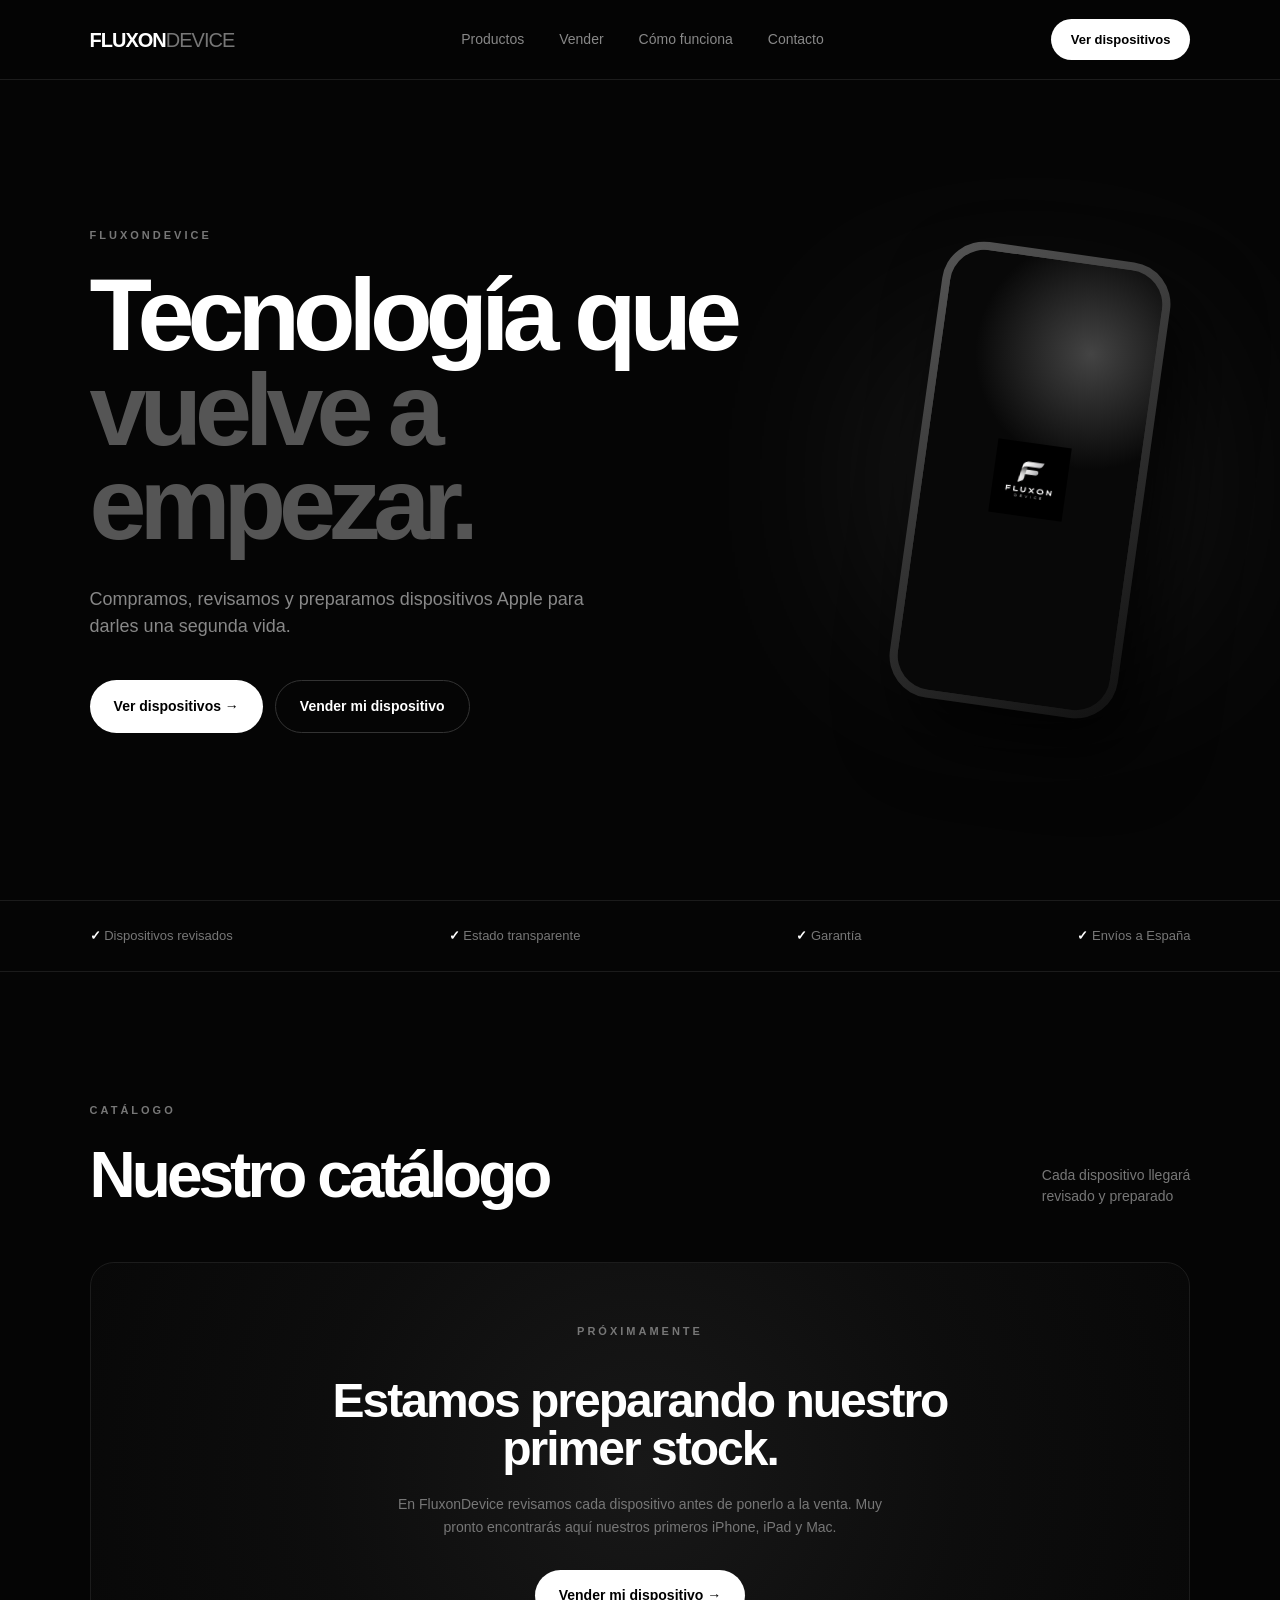
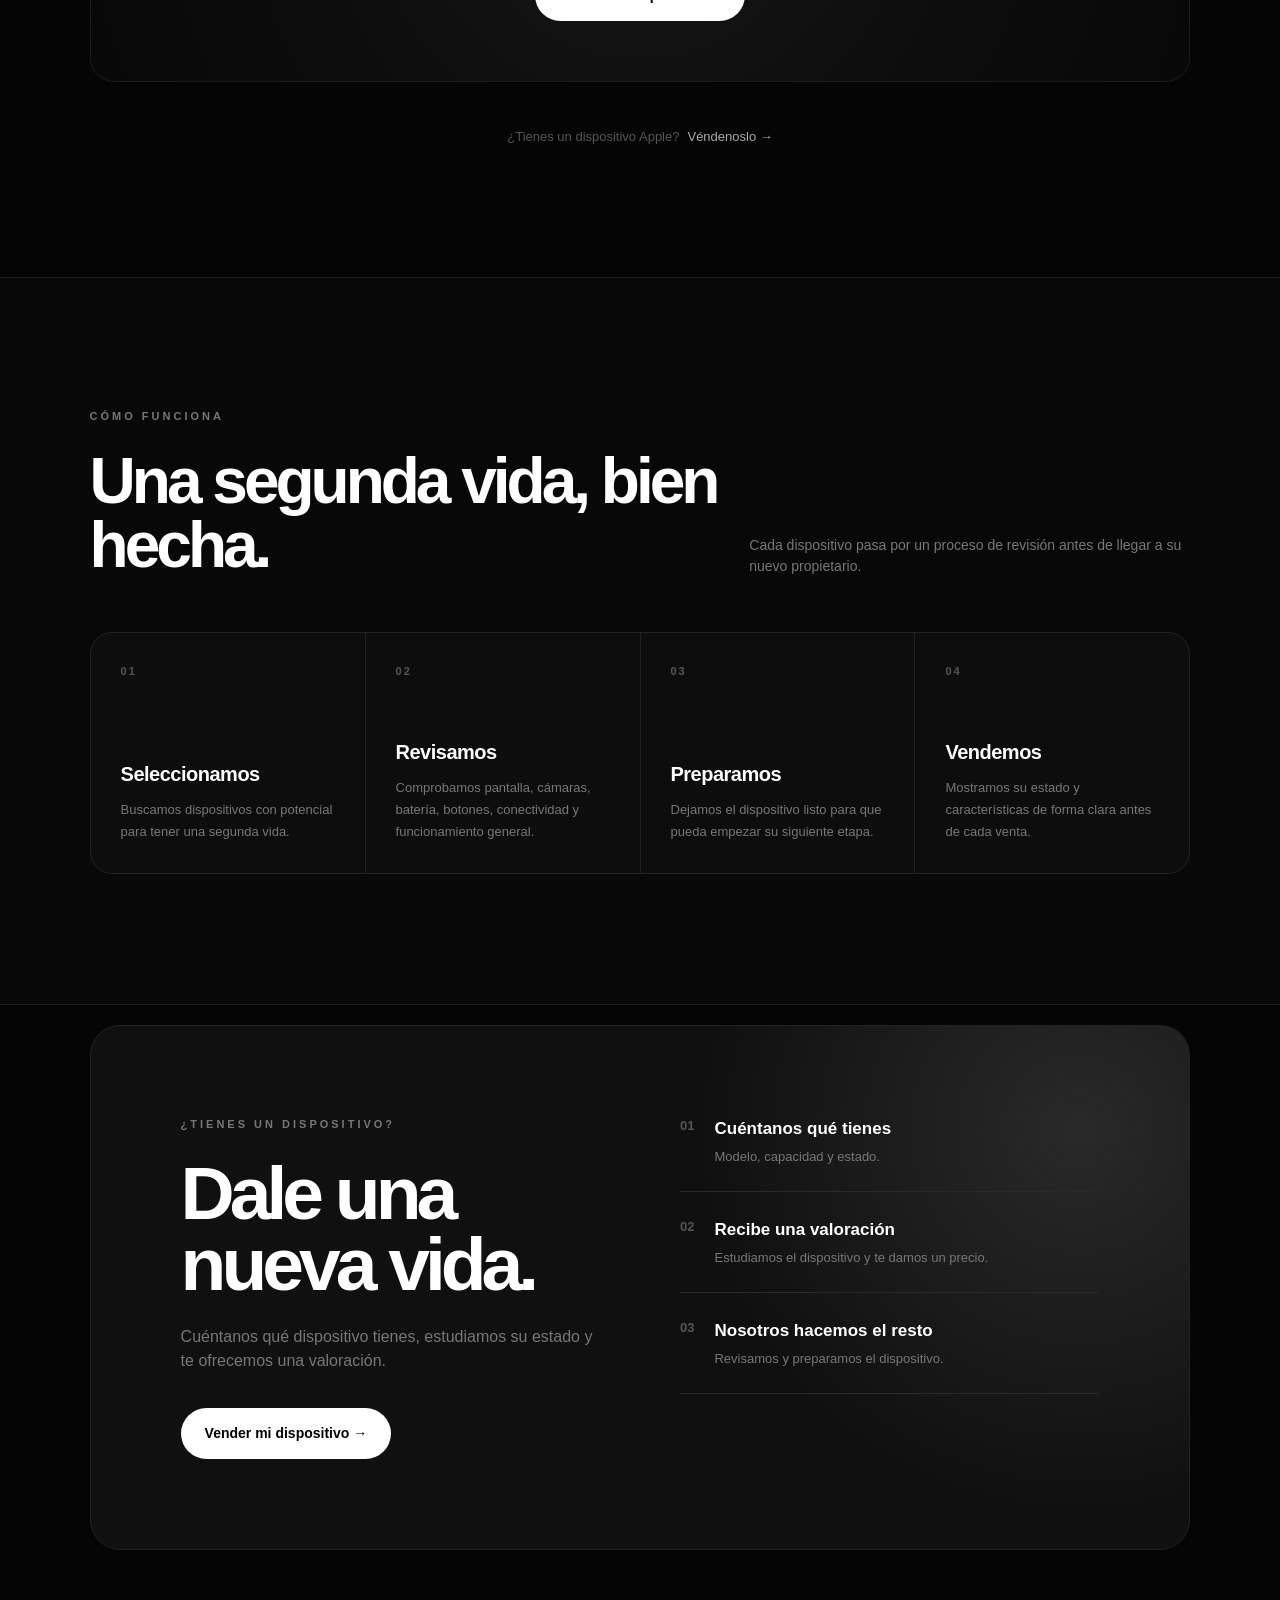
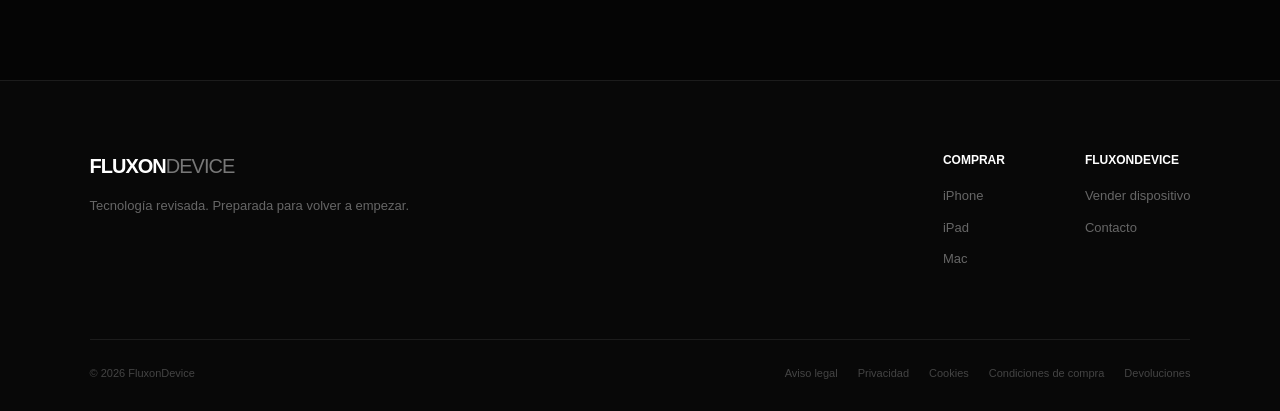
<file: index.html>
<!DOCTYPE html>
<html lang="es">

<head>

    <meta charset="UTF-8">

    <meta
        name="viewport"
        content="width=device-width, initial-scale=1.0"
    >
    <meta name="google-site-verification" content="EgMFn0u7k7xPq20bxCml26_UA4AIghUBOVD_tdFfuQQ" />
    <title>
    FluxonDevice | Dispositivos Apple revisados
    </title>

    <meta
        name="description"
        content="Dispositivos Apple revisados y preparados para una segunda vida. iPhone, iPad y Mac con estado transparente."
    >

    <link
        rel="icon"
        type="image/png"
        href="./assets/Logo.png"
    >

    <link
        rel="stylesheet"
        href="./css/style.css"
    >

</head>


<body>


    <!-- =========================
         NAVBAR
    ========================= -->

    <header>

        <a href="#" class="logo">
            FLUXON<span>DEVICE</span>
        </a>


        <nav>

            <a href="#productos">
                Productos
            </a>

            <a href="#vender">
                Vender
            </a>

            <a href="#como-funciona">
                Cómo funciona
            </a>

            <a href="mailto:ventas@fluxondevice.es">
                Contacto
            </a>

        </nav>


        <a
            href="#productos"
            class="nav-button"
        >
            Ver dispositivos
        </a>

    </header>



    <!-- =========================
         HERO
    ========================= -->

    <section class="hero">

        <div class="hero-text">

            <div class="small-title">
                FLUXONDEVICE
            </div>


            <h1>
                Tecnología que
                <span>vuelve a empezar.</span>
            </h1>


            <p>
                Compramos, revisamos y preparamos
                dispositivos Apple para darles una
                segunda vida.
            </p>


            <div class="buttons">

                <a
                    href="#productos"
                    class="button button-white"
                >
                    Ver dispositivos →
                </a>


                <a
                    href="#vender"
                    class="button button-dark"
                >
                    Vender mi dispositivo
                </a>

            </div>

        </div>



        <div class="phone-container">

            <div class="glow"></div>


            <div class="phone">

                <div class="phone-screen">

                    <div class="phone-logo">

                        <img
                            src="./assets/Logo.png"
                            alt="Logo de FluxonDevice"
                        >

                    </div>

                </div>

            </div>

        </div>

    </section>



    <!-- =========================
         TRUST
    ========================= -->

    <section class="trust">

        <div>
            <strong>✓</strong>
            Dispositivos revisados
        </div>


        <div>
            <strong>✓</strong>
            Estado transparente
        </div>


        <div>
            <strong>✓</strong>
            Garantía
        </div>


        <div>
            <strong>✓</strong>
            Envíos a España
        </div>

    </section>



    <!-- =========================
         PRODUCTOS
    ========================= -->

    <section
        class="products"
        id="productos"
    >

        <div class="section-header">

            <div>

                <div class="small-title">
                    CATÁLOGO
                </div>

                <h2>
                    Nuestro catálogo
                </h2>

            </div>

            <p>
                Cada dispositivo llegará<br>
                revisado y preparado
            </p>

        </div>
        <div class="catalog-empty">

    <div class="small-title">
        PRÓXIMAMENTE
    </div>

    <h3>
        Estamos preparando nuestro primer stock.
    </h3>

    <p>
        En FluxonDevice revisamos cada dispositivo
        antes de ponerlo a la venta.
        Muy pronto encontrarás aquí nuestros primeros
        iPhone, iPad y Mac.
    </p>

    <a
        href="#vender"
        class="button button-white"
    >
        Vender mi dispositivo →
    </a>

</div>
        <div class="catalog-footer">

    <p>
        ¿Tienes un dispositivo Apple?
    </p>

    <a href="#vender">
        Véndenoslo →
    </a>

</div>

    </section>



    <!-- =========================
         CÓMO FUNCIONA
    ========================= -->

    <section
        class="how-it-works"
        id="como-funciona"
    >

        <div class="section-header">

            <div>

                <div class="small-title">
                    CÓMO FUNCIONA
                </div>

                <h2>
                    Una segunda vida,
                    bien hecha.
                </h2>

            </div>

            <p>
                Cada dispositivo pasa por un proceso
                de revisión antes de llegar a su nuevo propietario.
            </p>

        </div>


        <div class="process-grid">

            <div class="process-step">

                <div class="process-number">
                    01
                </div>

                <div>

                    <h3>
                        Seleccionamos
                    </h3>

                    <p>
                        Buscamos dispositivos con potencial
                        para tener una segunda vida.
                    </p>

                </div>

            </div>


            <div class="process-step">

                <div class="process-number">
                    02
                </div>

                <div>

                    <h3>
                        Revisamos
                    </h3>

                    <p>
                        Comprobamos pantalla, cámaras,
                        batería, botones, conectividad y
                        funcionamiento general.
                    </p>

                </div>

            </div>


            <div class="process-step">

                <div class="process-number">
                    03
                </div>

                <div>

                    <h3>
                        Preparamos
                    </h3>

                    <p>
                        Dejamos el dispositivo listo para
                        que pueda empezar su siguiente etapa.
                    </p>

                </div>

            </div>


            <div class="process-step">

                <div class="process-number">
                    04
                </div>

                <div>

                    <h3>
                        Vendemos
                    </h3>

                    <p>
                        Mostramos su estado y características
                        de forma clara antes de cada venta.
                    </p>

                </div>

            </div>

        </div>

    </section>



    <!-- =========================
         VENDER
    ========================= -->

    <section
        class="sell"
        id="vender"
    >

        <div>

            <div class="small-title">
                ¿TIENES UN DISPOSITIVO?
            </div>


            <h2>
                Dale una
                nueva vida.
            </h2>


            <p class="sell-description">
                Cuéntanos qué dispositivo tienes,
                estudiamos su estado y te ofrecemos
                una valoración.
            </p>


            <a
                href="mailto:compras@fluxondevice.es"
                class="button button-white"
            >
                Vender mi dispositivo →
            </a>

        </div>



        <div class="steps">


            <div class="step">

                <div class="step-number">
                    01
                </div>

                <div>

                    <h3>
                        Cuéntanos qué tienes
                    </h3>

                    <p>
                        Modelo, capacidad y estado.
                    </p>

                </div>

            </div>



            <div class="step">

                <div class="step-number">
                    02
                </div>

                <div>

                    <h3>
                        Recibe una valoración
                    </h3>

                    <p>
                        Estudiamos el dispositivo
                        y te damos un precio.
                    </p>

                </div>

            </div>



            <div class="step">

                <div class="step-number">
                    03
                </div>

                <div>

                    <h3>
                        Nosotros hacemos el resto
                    </h3>

                    <p>
                        Revisamos y preparamos
                        el dispositivo.
                    </p>

                </div>

            </div>

        </div>

    </section>



    <!-- =========================
         FOOTER
    ========================= -->

    <footer id="contacto">

        <div class="footer-main">

            <div>

                <a href="#" class="logo">
                    FLUXON<span>DEVICE</span>
                </a>

                <p class="footer-description">
                    Tecnología revisada.
                    Preparada para volver a empezar.
                </p>

            </div>


            <div class="footer-links">

                <div class="footer-column">

                    <strong>
                        COMPRAR
                    </strong>

                    <a href="#productos">
                        iPhone
                    </a>

                    <a href="#productos">
                        iPad
                    </a>

                    <a href="#productos">
                        Mac
                    </a>

                </div>


                <div class="footer-column">

                    <strong>
                        FLUXONDEVICE
                    </strong>

                    <a href="#vender">
                        Vender dispositivo
                    </a>

                    <a href="mailto:ventas@fluxondevice.es">
                        Contacto
                    </a>

                </div>

            </div>

        </div>


        <div class="footer-bottom">

            <span>
                © 2026 FluxonDevice
            </span>


            <div class="footer-legal">

                <a href="aviso-legal.html">
                    Aviso legal
                </a>

                <a href="privacidad.html">
                    Privacidad
                </a>

                <a href="cookies.html">
                    Cookies
                </a>

                <a href="condiciones-compra.html">
                    Condiciones de compra
                </a>

                <a href="devoluciones.html">
                    Devoluciones
                </a>

            </div>

        </div>

    </footer>


</body>

</html>
</file>
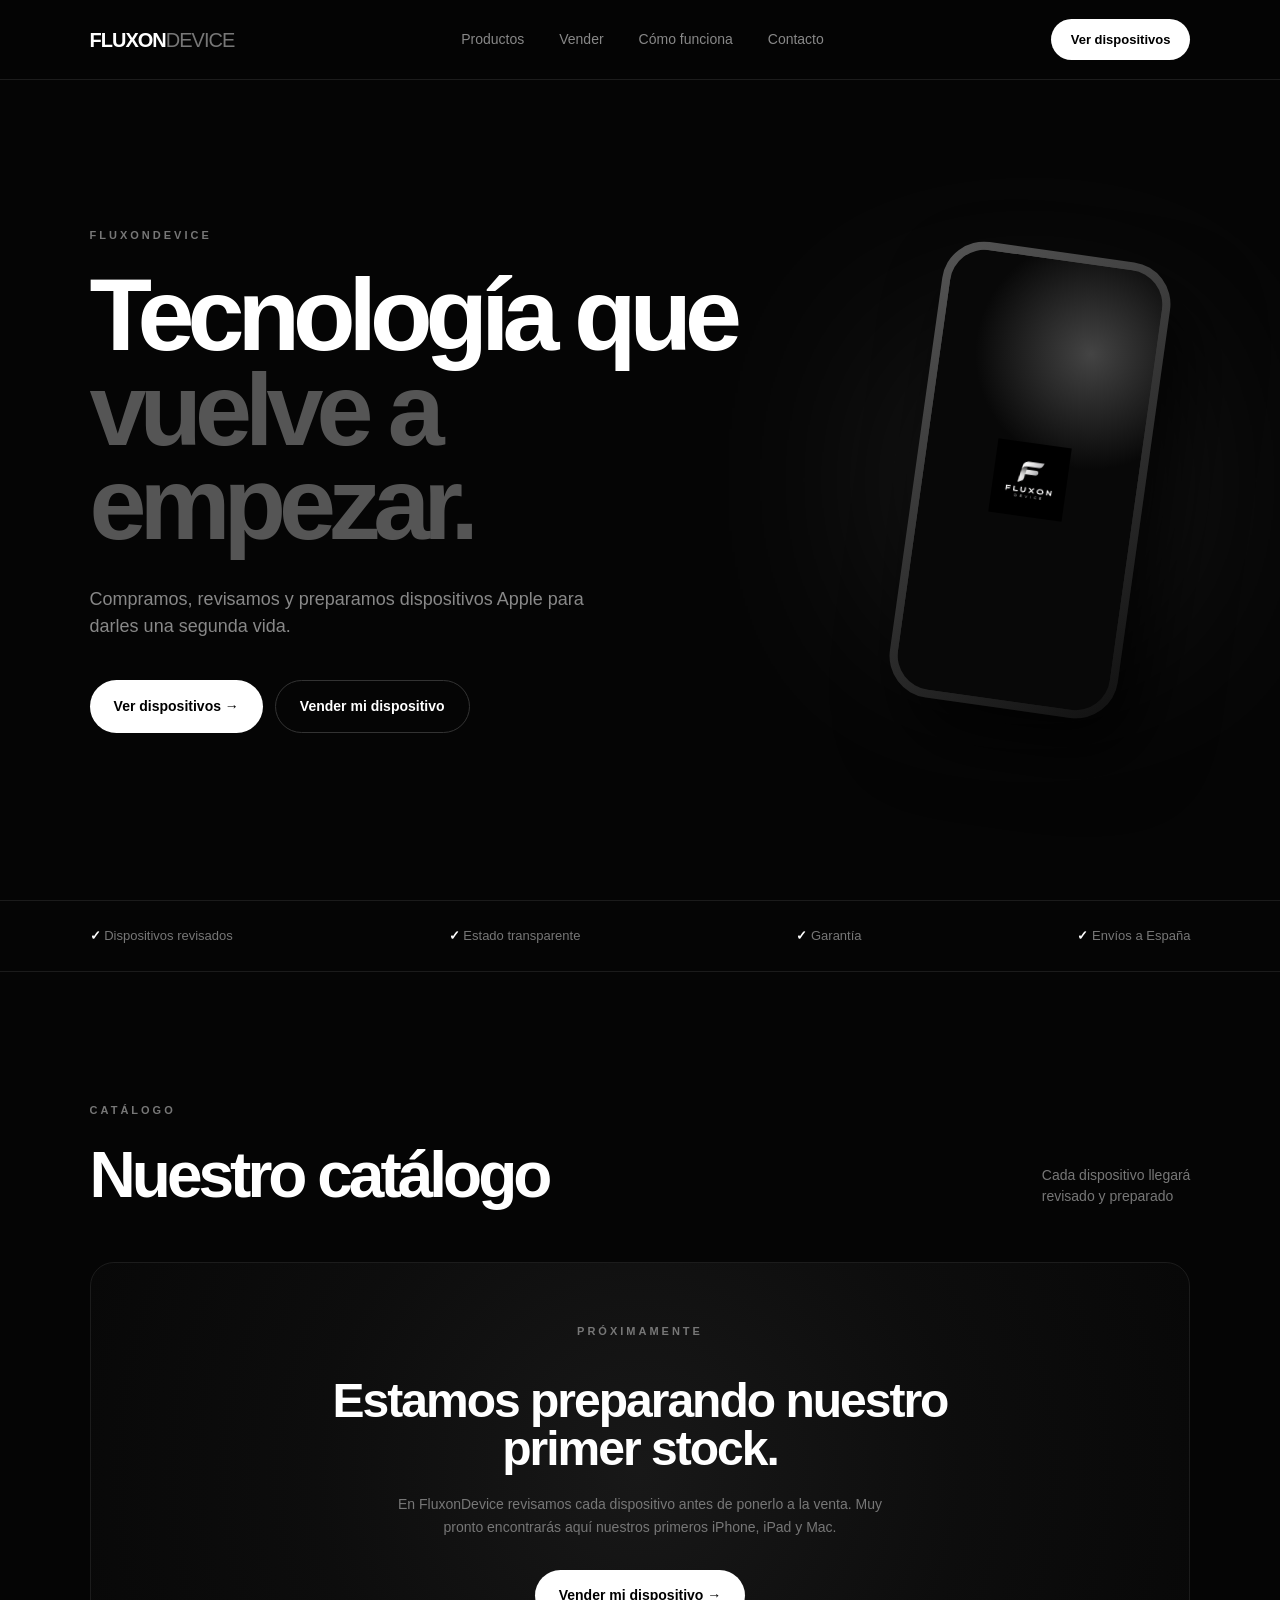
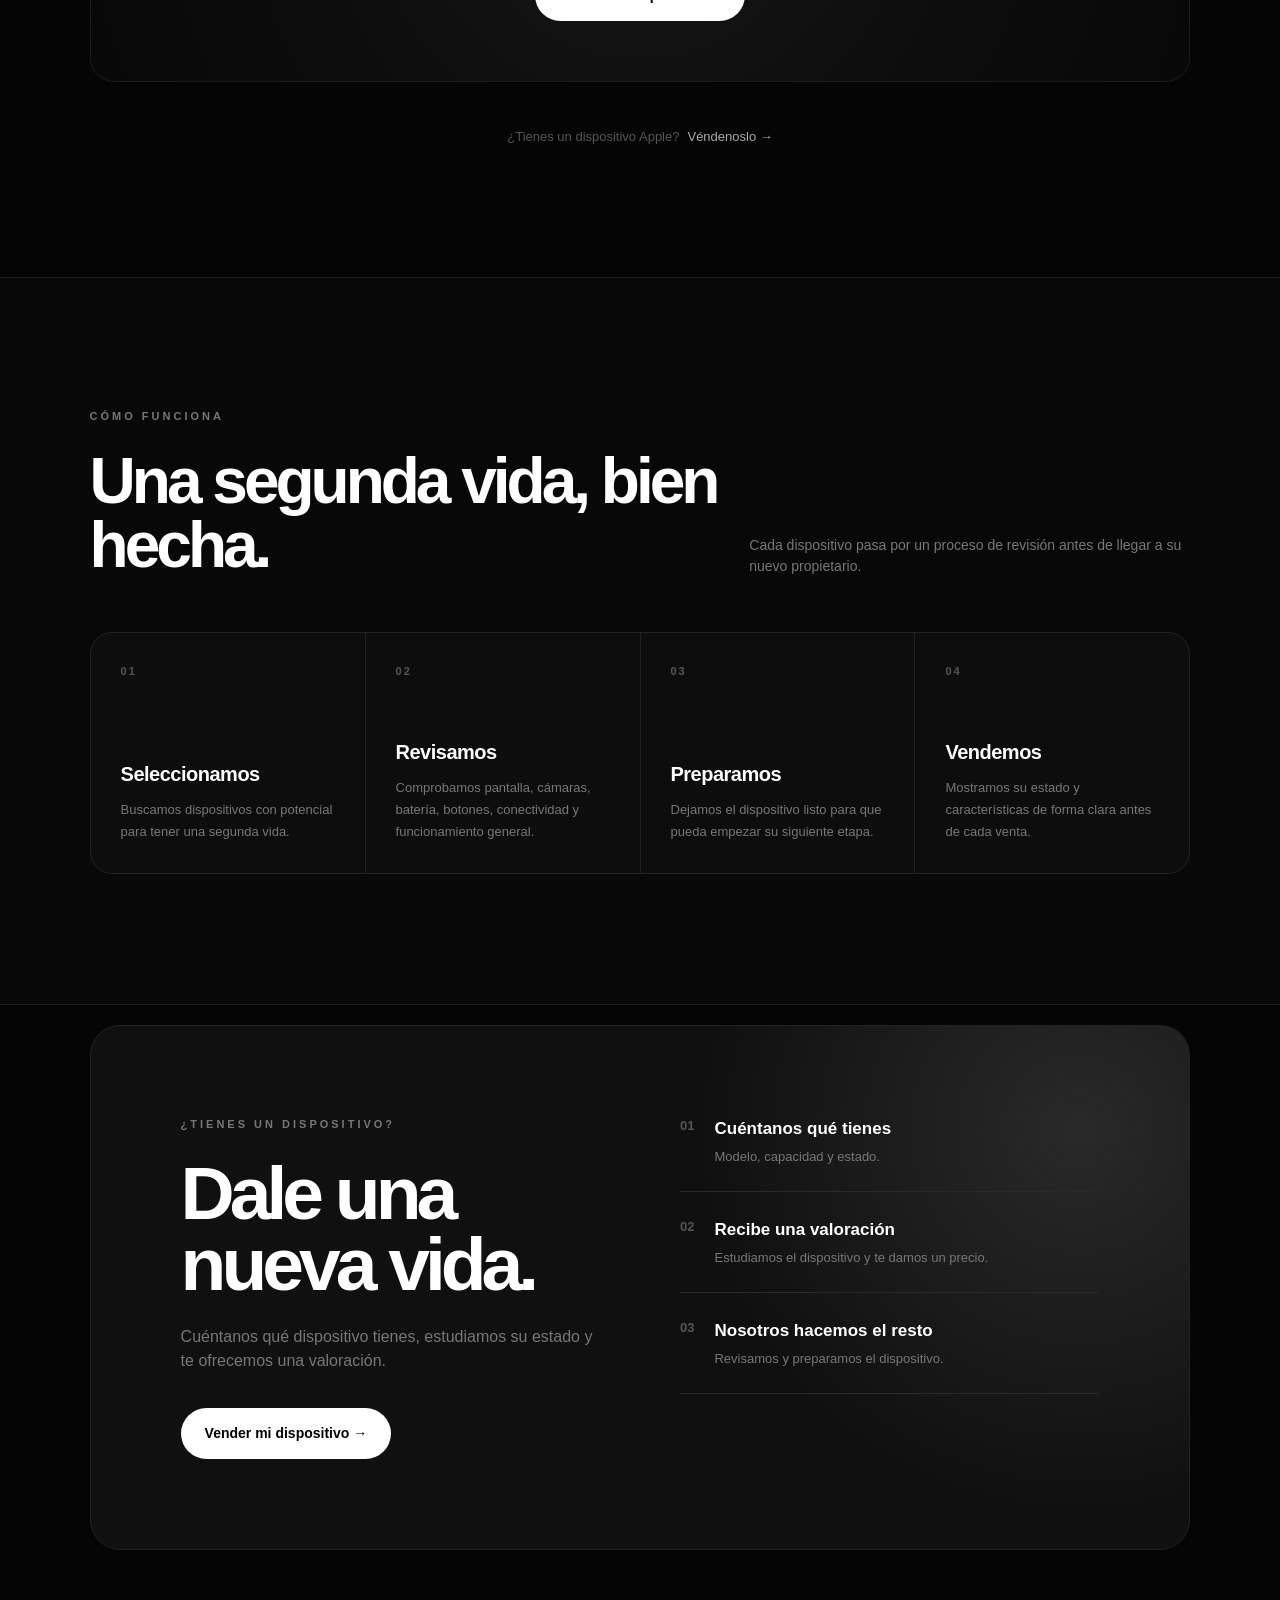
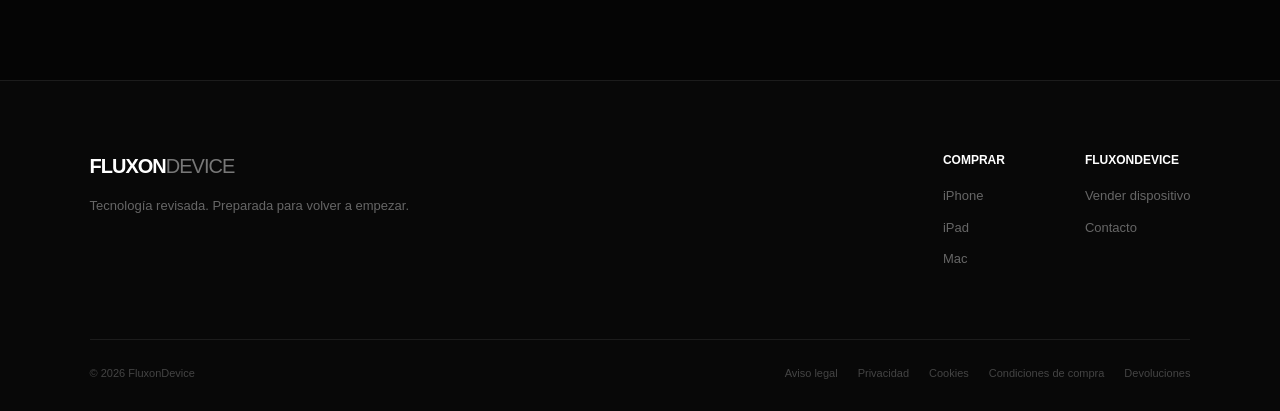
<file: producto.html>
<!DOCTYPE html>

<html lang="es">

<head>

    <meta charset="UTF-8">

    <meta
        name="viewport"
        content="width=device-width, initial-scale=1.0"
    >

    <title>FluxonDevice | Dispositivo revisado</title>

    <meta
        name="description"
        content="Dispositivo Apple revisado y preparado para una segunda vida. Consulta estado, batería, componentes y comprobaciones realizadas."
    >

    <link
        rel="icon"
        type="image/png"
        href="./assets/Logo.png"
    >

    <link
        rel="stylesheet"
        href="./css/style.css"
    >

</head>


<body>


    <!-- =========================
         NAVBAR
    ========================= -->

    <header>

        <a href="index.html" class="logo">
            FLUXON<span>DEVICE</span>
        </a>


        <nav>

            <a href="index.html#productos">
                Productos
            </a>

            <a href="index.html#vender">
                Vender
            </a>

            <a href="index.html#como-funciona">
                Cómo funciona
            </a>

            <a href="mailto:ventas@fluxondevice.es">Contacto</a>

        </nav>


        <a
            href="index.html#productos"
            class="nav-button"
        >
            Ver dispositivos
        </a>

    </header>



    <!-- =========================
         PRODUCTO
    ========================= -->

    <main class="product-page">


        <!-- =========================
             BREADCRUMB
        ========================= -->

        <div class="product-breadcrumb">

            <a href="index.html">
                Inicio
            </a>

            <span>/</span>

            <a href="index.html#productos">
                Productos
            </a>

            <span>/</span>

            <span id="product-breadcrumb">
                Producto
            </span>

        </div>



        <!-- =========================
             HERO DEL PRODUCTO
        ========================= -->

        <section class="product-detail">


            <!-- =========================
                 GALERÍA
            ========================= -->

            <div class="product-gallery">

                <div class="gallery-main">

                    <img
                        id="product-main-image"
                        src=""
                        alt=""
                    >

                </div>


                <div
                    class="gallery-thumbnails"
                    id="product-thumbnails"
                >
                </div>

            </div>



            <!-- =========================
                 INFORMACIÓN DE COMPRA
            ========================= -->

            <div class="product-page-info">


                <div class="product-page-category">
                    IPHONE
                </div>


                <h1 id="product-name">
                    Producto
                </h1>


                <p
                    class="product-page-subtitle"
                    id="product-subtitle"
                >
                    -
                </p>


                <!-- PRECIO -->

                <div
                    class="product-page-price"
                    id="product-price"
                >
                    -
                </div>


                <!-- DISPONIBILIDAD -->

                <div class="product-status">

                    <span class="status-dot"></span>

                    <span id="product-availability">
                        Disponible
                    </span>

                </div>



                <!-- ESTADO -->

                <div class="condition-box">

                    <div class="condition-header">

                        <span>
                            ESTADO
                        </span>

                        <strong id="product-condition">
                            -
                        </strong>

                    </div>


                    <p id="product-condition-description">
                        -
                    </p>

                </div>



                <!-- DATOS CLAVE -->

                <div class="product-key-details">


                    <div class="key-detail">

                        <span>
                            Capacidad
                        </span>

                        <strong id="product-capacity">
                            -
                        </strong>

                    </div>


                    <div class="key-detail">

                        <span>
                            Batería
                        </span>

                        <strong id="product-battery">
                            -
                        </strong>

                    </div>


                    <div class="key-detail">

                        <span>
                            Color
                        </span>

                        <strong id="product-color">
                            -
                        </strong>

                    </div>


                    <div class="key-detail">

                        <span>
                            Estado
                        </span>

                        <strong id="product-state">
                            -
                        </strong>

                    </div>


                </div>



                <!-- COMPRA -->

                <div class="purchase">

                    <a
                        href="mailto:ventas@fluxondevice.es"
                        class="purchase-button"
                    >
                        Comprar dispositivo
                    </a>


                    <p>
                        Te confirmaremos disponibilidad
                        y condiciones antes de realizar
                        el pago.
                    </p>

                </div>


            </div>

        </section>



        <!-- =========================
             RESUMEN DE CONFIANZA
        ========================= -->

        <section class="product-trust">


            <div class="trust-item">

                <div class="trust-icon">
                    ✓
                </div>

                <div>

                    <strong>
                        Revisado
                    </strong>

                    <p>
                        Comprobamos el funcionamiento
                        antes de cada venta.
                    </p>

                </div>

            </div>


            <div class="trust-item">

                <div class="trust-icon">
                    ✓
                </div>

                <div>

                    <strong>
                        Estado transparente
                    </strong>

                    <p>
                        Mostramos el estado real
                        del dispositivo.
                    </p>

                </div>

            </div>


            <div class="trust-item">

                <div class="trust-icon">
                    ✓
                </div>

                <div>

                    <strong>
                        Garantía
                    </strong>

                    <p>
                        Compra con las condiciones
                        indicadas por FluxonDevice.
                    </p>

                </div>

            </div>


            <div class="trust-item">

                <div class="trust-icon">
                    ✓
                </div>

                <div>

                    <strong>
                        Envíos
                    </strong>

                    <p>
                        Preparamos el dispositivo
                        para enviarlo de forma segura.
                    </p>

                </div>

            </div>


        </section>



        <!-- =========================
             ESTADO FÍSICO
        ========================= -->

        <section class="product-section">

            <div class="section-heading">

                <span>
                    ESTADO DEL DISPOSITIVO
                </span>

                <h2>
                    Así está físicamente
                </h2>

                <p>
                    Describimos el estado real de cada
                    parte del dispositivo para que sepas
                    exactamente qué estás comprando.
                </p>

            </div>


            <div class="condition-details">


                <div class="condition-detail">

                    <span>
                        PANTALLA
                    </span>

                    <strong id="product-screen-condition">
                        -
                    </strong>

                </div>


                <div class="condition-detail">

                    <span>
                        MARCO
                    </span>

                    <strong id="product-frame-condition">
                        -
                    </strong>

                </div>


                <div class="condition-detail">

                    <span>
                        PARTE TRASERA
                    </span>

                    <strong id="product-back-condition">
                        -
                    </strong>

                </div>


            </div>

        </section>



        <!-- =========================
             PRUEBAS
        ========================= -->

        <section class="product-section">


            <div class="section-heading">

                <span>
                    REVISIÓN FLUXONDEVICE
                </span>

                <h2>
                    Comprobado antes de venderlo
                </h2>

                <p>
                    Realizamos diferentes comprobaciones
                    para asegurarnos de que el dispositivo
                    funciona correctamente.
                </p>

            </div>


            <div class="tests-grid">


                <div
                    class="test"
                    id="test-screen"
                >
                    <span>✓</span>
                    Pantalla táctil
                </div>


                <div
                    class="test"
                    id="test-cameras"
                >
                    <span>✓</span>
                    Cámaras
                </div>


                <div
                    class="test"
                    id="test-faceid"
                >
                    <span>✓</span>
                    Face ID
                </div>


                <div
                    class="test"
                    id="test-speakers"
                >
                    <span>✓</span>
                    Altavoces
                </div>


                <div
                    class="test"
                    id="test-microphones"
                >
                    <span>✓</span>
                    Micrófonos
                </div>


                <div
                    class="test"
                    id="test-buttons"
                >
                    <span>✓</span>
                    Botones
                </div>


                <div
                    class="test"
                    id="test-charging"
                >
                    <span>✓</span>
                    Carga
                </div>


                <div
                    class="test"
                    id="test-wifi"
                >
                    <span>✓</span>
                    Wi-Fi
                </div>


                <div
                    class="test"
                    id="test-bluetooth"
                >
                    <span>✓</span>
                    Bluetooth
                </div>


            </div>

        </section>



        <!-- =========================
             COMPONENTES
        ========================= -->

        <section class="product-section">


            <div class="section-heading">

                <span>
                    COMPONENTES
                </span>

                <h2>
                    Historial de piezas
                </h2>

                <p>
                    Indicamos qué piezas conocemos
                    y su procedencia.
                </p>

            </div>


            <div class="parts-grid">


                <div class="part">

                    <span>
                        BATERÍA
                    </span>

                    <strong id="part-battery">
                        -
                    </strong>

                </div>


                <div class="part">

                    <span>
                        PANTALLA
                    </span>

                    <strong id="part-screen">
                        -
                    </strong>

                </div>


                <div class="part">

                    <span>
                        CÁMARA
                    </span>

                    <strong id="part-camera">
                        -
                    </strong>

                </div>


            </div>

        </section>



        <!-- =========================
             DESCRIPCIÓN
        ========================= -->

        <section class="product-description-section">


            <div>

                <div class="small-title">
                    SOBRE ESTE DISPOSITIVO
                </div>

                <h2>
                    Revisado.
                    Preparado.
                    Para volver a empezar.
                </h2>

            </div>


            <div class="long-description">

                <p id="product-description">
                    -
                </p>


                <p>
                    Comprobamos sus principales
                    componentes y funciones para
                    asegurarnos de que el dispositivo
                    está preparado para su nuevo dueño.
                </p>


                <p>
                    Todos nuestros dispositivos se
                    venden indicando de forma clara
                    su modelo, capacidad, estado y
                    características relevantes.
                </p>

            </div>

        </section>



        <!-- =========================
             VOLVER AL CATÁLOGO
        ========================= -->

        <div class="back-to-products">

            <a href="index.html#productos">
                ← Volver al catálogo
            </a>

        </div>


    </main>



    <!-- =========================
         FOOTER
    ========================= -->

    <footer id="contacto">


        <div class="footer-main">


            <div>

                <a
                    href="index.html"
                    class="logo"
                >
                    FLUXON<span>DEVICE</span>
                </a>


                <p class="footer-description">
                    Tecnología revisada.
                    Preparada para volver a empezar.
                </p>

            </div>


            <div class="footer-links">


                <div class="footer-column">

                    <strong>
                        COMPRAR
                    </strong>

                    <a href="index.html#productos">
                        iPhone
                    </a>

                    <a href="index.html#productos">
                        iPad
                    </a>

                    <a href="index.html#productos">
                        Mac
                    </a>

                </div>


                <div class="footer-column">

                    <strong>
                        FLUXONDEVICE
                    </strong>

                    <a href="index.html#vender">
                        Vender dispositivo
                    </a>

                    <a href="#contacto">
                        Contacto
                    </a>

                </div>


            </div>

        </div>


        <div class="footer-bottom">

            <span>
                © 2026 FluxonDevice
            </span>

            <span>
                Tecnología que vuelve a empezar.
            </span>

        </div>


    </footer>



    <!-- =========================
         JAVASCRIPT
    ========================= -->

    <script src="./js/producto.js"></script>


</body>

</html>
</file>
<file: css/style.css>
/* =========================================================
   RESET
========================================================= */

* {
    margin: 0;
    padding: 0;
    box-sizing: border-box;
}

html {
    scroll-behavior: smooth;
}

body {
    background: #050505;
    color: #ffffff;

    font-family:
        -apple-system,
        BlinkMacSystemFont,
        "Segoe UI",
        sans-serif;

    line-height: 1.5;
}

a {
    color: inherit;
    text-decoration: none;
}


/* =========================================================
   NAVBAR
========================================================= */

header {
    width: 100%;
    height: 80px;

    position: fixed;
    top: 0;
    left: 0;

    z-index: 1000;

    display: flex;
    align-items: center;
    justify-content: space-between;

    padding: 0 7%;

    background: rgba(5, 5, 5, 0.75);

    backdrop-filter: blur(20px);

    border-bottom: 1px solid #1c1c1c;
}

.logo {
    font-size: 20px;
    font-weight: 800;
    letter-spacing: -1px;
}

.logo span {
    color: #777;
    font-weight: 400;
}

nav {
    display: flex;
    gap: 35px;
}

nav a {
    color: #888;
    font-size: 14px;

    transition: color 0.2s ease;
}

nav a:hover {
    color: white;
}

.nav-button {
    background: white;
    color: black;

    padding: 11px 20px;

    border-radius: 100px;

    font-size: 13px;
    font-weight: 600;

    transition: 0.25s ease;
}

.nav-button:hover {
    transform: translateY(-2px);
}


/* =========================================================
   HERO
========================================================= */

.hero {
    min-height: 100vh;

    padding: 160px 7% 100px;

    display: flex;
    align-items: center;
    justify-content: space-between;

    gap: 80px;

    overflow: hidden;
}

.hero-text {
    max-width: 700px;
}

.small-title {
    color: #777;

    font-size: 11px;
    font-weight: 700;

    letter-spacing: 3px;

    margin-bottom: 25px;
}

.hero h1 {
    font-size: clamp(55px, 8vw, 105px);

    line-height: 0.92;

    letter-spacing: -7px;

    margin-bottom: 35px;
}

.hero h1 span {
    color: #555;
}

.hero p {
    max-width: 520px;

    color: #888;

    font-size: 18px;

    margin-bottom: 40px;
}

.buttons {
    display: flex;
    gap: 12px;
}

.button {
    display: inline-flex;

    align-items: center;
    justify-content: center;

    padding: 15px 24px;

    border-radius: 100px;

    font-size: 14px;
    font-weight: 600;

    transition: 0.25s ease;
}

.button-white {
    background: white;
    color: black;
}

.button-white:hover {
    transform: translateY(-3px);
}

.button-dark {
    border: 1px solid #333;
    color: white;
}

.button-dark:hover {
    background: #151515;
}


/* =========================================================
   HERO PHONE
========================================================= */

.phone-container {
    width: 420px;
    height: 520px;

    display: flex;
    align-items: center;
    justify-content: center;

    position: relative;
}

.glow {
    width: 300px;
    height: 300px;

    position: absolute;

    background: #ffffff;

    opacity: 0.08;

    filter: blur(100px);
}

.phone {
    width: 230px;
    height: 460px;

    position: relative;

    padding: 8px;

    border-radius: 42px;

    background: linear-gradient(
        135deg,
        #555555,
        #111111
    );

    box-shadow:
        25px 35px 70px rgba(0, 0, 0, 0.8);

    transform: rotate(8deg);
}

.phone-screen {
    width: 100%;
    height: 100%;

    border-radius: 35px;

    background:
        radial-gradient(
            circle at 70% 20%,
            #444,
            transparent 30%
        ),
        #080808;

    display: flex;
    align-items: center;
    justify-content: center;
}

.phone-logo {
    width: 102px;
    height: 102px;
    border-radius: 24px;
    display: flex;
    align-items: center;
    justify-content: center;

    overflow: hidden;

    padding: 14px;
}

.phone-logo img {
    width: 100%;
    height: 100%;

    object-fit: contain;

    display: block;
}


/* =========================================================
   HOME TRUST
========================================================= */

.trust {
    padding: 25px 7%;

    border-top: 1px solid #1b1b1b;
    border-bottom: 1px solid #1b1b1b;

    display: flex;
    justify-content: space-between;

    color: #777;

    font-size: 13px;
}

.trust strong {
    color: white;
}


/* =========================================================
   PRODUCTS / CATALOG
========================================================= */

.products {
    padding: 130px 7%;
}

.section-header {
    display: flex;
    justify-content: space-between;
    align-items: end;

    margin-bottom: 55px;
}

.section-header h2 {
    font-size: clamp(40px, 5vw, 65px);

    letter-spacing: -4px;

    line-height: 1;
}

.section-header p {
    color: #777;

    font-size: 14px;
}

.product-grid {
    display: grid;

    grid-template-columns:
        repeat(3, 1fr);

    gap: 20px;
}

.product-link {
    display: block;
    height: 100%;
}

.product {
    background: #0d0d0d;

    border: 1px solid #1c1c1c;

    border-radius: 24px;

    overflow: hidden;

    cursor: pointer;

    transition: 0.3s ease;
}

.product:hover {
    transform: translateY(-8px);

    border-color: #333;

    box-shadow:
        0 25px 70px rgba(0, 0, 0, 0.35);
}


/* PRODUCT IMAGE */

.product-image {
    height: 390px;

    position: relative;

    display: flex;
    align-items: center;
    justify-content: center;

    overflow: hidden;

    background:
        radial-gradient(
            circle at center,
            #292929 0%,
            #111111 45%,
            #080808 75%
        );
}

.product-image::before {
    content: "";

    position: absolute;

    width: 220px;
    height: 220px;

    border-radius: 50%;

    background: white;

    opacity: 0.035;

    filter: blur(70px);

    transition: 0.4s ease;
}

.product:hover .product-image::before {
    opacity: 0.08;
    transform: scale(1.3);
}


/* BADGE */

.product-badge {
    position: absolute;

    top: 20px;
    left: 20px;

    z-index: 5;

    padding: 7px 11px;

    border-radius: 100px;

    background: white;
    color: black;

    font-size: 9px;
    font-weight: 800;

    letter-spacing: 1px;
}


/* MINI PHONE */

.mini-phone {
    width: 145px;
    height: 285px;

    position: relative;

    border-radius: 30px;

    background:
        linear-gradient(
            135deg,
            #666,
            #222 45%,
            #0c0c0c
        );

    border: 2px solid #444;

    box-shadow:
        25px 35px 70px rgba(0, 0, 0, 0.8);

    transform: rotate(7deg);

    transition:
        transform 0.45s ease,
        box-shadow 0.45s ease;
}

.product:hover .mini-phone {
    transform:
        rotate(3deg)
        translateY(-10px)
        scale(1.04);

    box-shadow:
        25px 45px 90px rgba(0, 0, 0, 0.9);
}

.mini-phone-screen {
    position: absolute;

    inset: 5px;

    border-radius: 25px;

    overflow: hidden;

    background:
        radial-gradient(
            circle at 30% 20%,
            #444,
            transparent 25%
        ),
        radial-gradient(
            circle at 70% 80%,
            #222,
            transparent 35%
        ),
        #050505;
}

.mini-phone-screen::before {
    content: "";

    position: absolute;

    width: 65px;
    height: 5px;

    top: 9px;
    left: 50%;

    transform: translateX(-50%);

    border-radius: 100px;

    background: #000;
}


/* CAMERAS */

.mini-camera {
    position: absolute;

    top: 14px;
    left: 14px;

    width: 55px;
    height: 55px;

    padding: 6px;

    display: grid;

    grid-template-columns:
        repeat(2, 1fr);

    gap: 5px;

    border-radius: 16px;

    background:
        linear-gradient(
            135deg,
            #444,
            #171717
        );

    border: 1px solid #555;
}

.mini-camera span {
    width: 17px;
    height: 17px;

    border-radius: 50%;

    background:
        radial-gradient(
            circle at 35% 30%,
            #777,
            #111 55%
        );

    border: 2px solid #222;
}


/* PHONE VARIANTS */

.phone-15-pro {
    background:
        linear-gradient(
            135deg,
            #777,
            #333 40%,
            #111
        );
}

.phone-14 {
    background:
        linear-gradient(
            135deg,
            #555,
            #202020 50%,
            #090909
        );

    transform: rotate(-6deg);
}

.product:hover .phone-14 {
    transform:
        rotate(-2deg)
        translateY(-10px)
        scale(1.04);
}

.phone-13 {
    background:
        linear-gradient(
            135deg,
            #355066,
            #172735 50%,
            #080808
        );

    transform: rotate(5deg);
}

.product:hover .phone-13 {
    transform:
        rotate(1deg)
        translateY(-10px)
        scale(1.04);
}


/* PRODUCT INFO */

.product-info {
    padding: 27px;
}

.product-top {
    display: flex;

    align-items: center;
    justify-content: space-between;

    margin-bottom: 8px;
}

.category {
    color: #555;

    font-size: 10px;
    font-weight: 700;

    letter-spacing: 2px;
}

.condition {
    color: #aaa;

    background: #181818;

    border: 1px solid #252525;

    padding: 6px 10px;

    border-radius: 100px;

    font-size: 9px;
    font-weight: 600;
}

.product h3 {
    font-size: 24px;

    letter-spacing: -0.7px;

    margin-bottom: 5px;
}

.product-description {
    color: #777;

    font-size: 13px;
}

.product-details {
    display: flex;

    gap: 20px;

    margin-top: 20px;

    padding-top: 17px;

    border-top: 1px solid #202020;

    color: #666;

    font-size: 11px;
}

.product-details span {
    display: flex;
    gap: 5px;
}

.product-details strong {
    color: #aaa;

    font-weight: 600;
}

.price-row {
    margin-top: 24px;

    padding-top: 20px;

    border-top: 1px solid #202020;

    display: flex;

    align-items: center;
    justify-content: space-between;
}

.price {
    font-size: 22px;
    font-weight: 700;
}

.view-product {
    color: #888;

    font-size: 11px;

    transition: 0.25s ease;
}

.product:hover .view-product {
    color: white;
    transform: translateX(4px);
}

.catalog-footer {
    display: flex;

    align-items: center;
    justify-content: center;

    gap: 8px;

    margin-top: 45px;

    color: #555;

    font-size: 13px;
}

.catalog-footer a {
    color: #aaa;

    transition: 0.25s ease;
}

.catalog-footer a:hover {
    color: white;
}
/* =========================================================
   EMPTY CATALOG
========================================================= */

.catalog-empty {
    min-height: 360px;
    display: flex;
    flex-direction: column;
    align-items: center;
    justify-content: center;
    padding: 60px 30px;
    text-align: center;
    border: 1px solid #1c1c1c;
    border-radius: 24px;
    background:
        radial-gradient(
            circle at center,
            #181818 0%,
            #0d0d0d 55%,
            #080808 100%
        );
}

.catalog-empty h3 {
    max-width: 650px;
    margin-top: 12px;
    font-size: clamp(30px, 4vw, 48px);
    line-height: 1;
    letter-spacing: -2px;
}

.catalog-empty p {
    max-width: 520px;
    margin: 20px auto 30px;
    color: #777;
    font-size: 14px;
    line-height: 1.7;
}
/* =========================================================
   HOW IT WORKS
========================================================= */

.how-it-works {
    padding: 130px 7%;

    border-top: 1px solid #1b1b1b;
    border-bottom: 1px solid #1b1b1b;

    background: #080808;
}

.process-grid {
    display: grid;

    grid-template-columns:
        repeat(4, 1fr);

    gap: 1px;

    background: #222;

    border: 1px solid #222;

    border-radius: 22px;

    overflow: hidden;
}

.process-step {
    min-height: 240px;

    display: flex;

    flex-direction: column;

    justify-content: space-between;

    padding: 30px;

    background: #0d0d0d;

    transition:
        background 0.25s ease,
        transform 0.25s ease;
}

.process-step:hover {
    background: #121212;
}

.process-number {
    color: #555;

    font-size: 11px;
    font-weight: 800;

    letter-spacing: 2px;
}

.process-step h3 {
    margin-bottom: 10px;

    font-size: 20px;

    letter-spacing: -0.5px;
}

.process-step p {
    max-width: 230px;

    color: #777;

    font-size: 13px;

    line-height: 1.7;
}
/* =========================================================
   SELL
========================================================= */

.sell {
    margin: 20px 7% 130px;

    padding: 90px;

    border-radius: 30px;

    border: 1px solid #222;

    background:
        radial-gradient(
            circle at 90% 20%,
            #292929,
            transparent 35%
        ),
        #101010;

    display: grid;

    grid-template-columns:
        1fr 1fr;

    gap: 80px;
}

.sell h2 {
    font-size: clamp(45px, 6vw, 75px);

    line-height: 0.95;

    letter-spacing: -5px;

    margin-bottom: 25px;
}

.sell-description {
    max-width: 450px;

    color: #777;

    margin-bottom: 35px;
}

.steps {
    display: flex;

    flex-direction: column;

    gap: 25px;
}

.step {
    display: flex;

    gap: 20px;

    padding-bottom: 25px;

    border-bottom: 1px solid #292929;
}

.step-number {
    color: #555;

    font-size: 13px;
    font-weight: 700;
}

.step h3 {
    font-size: 17px;

    margin-bottom: 5px;
}

.step p {
    color: #777;

    font-size: 13px;
}


/* =========================================================
   PRODUCT PAGE
========================================================= */

.product-page {
    padding: 125px 7% 100px;

    max-width: 1500px;

    margin: 0 auto;
}


/* BREADCRUMB */

.product-breadcrumb {
    display: flex;

    align-items: center;

    gap: 9px;

    margin-bottom: 40px;

    color: #444;

    font-size: 12px;
}

.product-breadcrumb a {
    color: #777;

    transition: 0.2s ease;
}

.product-breadcrumb a:hover {
    color: white;
}


/* =========================================================
   PRODUCT HERO
========================================================= */

.product-detail {
    display: grid;

    grid-template-columns:
        minmax(0, 1.15fr)
        minmax(380px, 0.85fr);

    gap: 80px;

    align-items: start;
}


/* =========================================================
   GALLERY
========================================================= */

.product-gallery {
    position: sticky;

    top: 105px;
}

.gallery-main {
    width: 100%;
    height: 650px;

    display: flex;
    align-items: center;
    justify-content: center;

    overflow: hidden;

    border: 1px solid #202020;

    border-radius: 28px;

    background:
        radial-gradient(
            circle at 50% 42%,
            #292929 0%,
            #111111 40%,
            #070707 75%
        );
}

#product-main-image {
    width: 100%;
    height: 100%;

    object-fit: contain;

    display: block;

    transition: transform 0.35s ease;
}

.gallery-main:hover #product-main-image {
    transform: scale(1.02);
}


/* THUMBNAILS */

.gallery-thumbnails {
    display: flex;

    gap: 12px;

    margin-top: 14px;

    overflow-x: auto;

    scrollbar-width: none;
}

.gallery-thumbnails::-webkit-scrollbar {
    display: none;
}

.gallery-thumbnails .thumbnail {
    width: 82px;
    height: 82px;

    flex: 0 0 82px;

    object-fit: cover;

    background: #101010;

    border: 1px solid #222;

    border-radius: 13px;

    cursor: pointer;

    transition:
        border-color 0.2s ease,
        transform 0.2s ease;
}

.gallery-thumbnails .thumbnail:hover {
    border-color: #555;

    transform: translateY(-2px);
}


/* =========================================================
   PRODUCT INFORMATION
========================================================= */

.product-page-info {
    padding-top: 12px;
}

.product-page-category {
    color: #666;

    font-size: 10px;
    font-weight: 800;

    letter-spacing: 3px;

    margin-bottom: 14px;
}

.product-page-info h1 {
    font-size: clamp(50px, 6vw, 82px);

    line-height: 0.92;

    letter-spacing: -5px;

    margin-bottom: 15px;
}

.product-page-subtitle {
    color: #777;

    font-size: 16px;

    margin-bottom: 30px;
}

.product-page-price {
    font-size: 40px;

    font-weight: 700;

    letter-spacing: -1.5px;

    margin-bottom: 15px;
}


/* STATUS */

.product-status {
    display: inline-flex;

    align-items: center;

    gap: 8px;

    padding: 8px 12px;

    border-radius: 100px;

    background: #101010;

    border: 1px solid #242424;

    color: #aaa;

    font-size: 11px;
}

.status-dot {
    width: 7px;
    height: 7px;

    border-radius: 50%;

    background: #777;
}


/* CONDITION */

.condition-box {
    margin-top: 35px;

    padding: 24px;

    border: 1px solid #222;

    border-radius: 18px;

    background: #0d0d0d;
}

.condition-header {
    display: flex;

    align-items: center;
    justify-content: space-between;

    gap: 20px;

    margin-bottom: 10px;
}

.condition-header span {
    color: #555;

    font-size: 9px;
    font-weight: 800;

    letter-spacing: 2px;
}

.condition-header strong {
    color: #eee;

    font-size: 14px;
}

.condition-box p {
    color: #777;

    font-size: 13px;

    line-height: 1.7;
}


/* =========================================================
   KEY DETAILS
========================================================= */

.product-key-details {
    display: grid;

    grid-template-columns:
        repeat(2, 1fr);

    margin-top: 28px;

    border-top: 1px solid #222;

    border-left: 1px solid #222;

    border-radius: 14px;

    overflow: hidden;
}

.key-detail {
    min-height: 78px;

    display: flex;

    flex-direction: column;

    justify-content: center;

    gap: 5px;

    padding: 15px 18px;

    background: #090909;

    border-right: 1px solid #222;

    border-bottom: 1px solid #222;
}

.key-detail span {
    color: #555;

    font-size: 9px;
    font-weight: 700;

    text-transform: uppercase;

    letter-spacing: 1.5px;
}

.key-detail strong {
    color: #ddd;

    font-size: 14px;

    font-weight: 600;
}


/* =========================================================
   PURCHASE
========================================================= */

.purchase {
    margin-top: 30px;
}

.purchase-button {
    width: 100%;

    min-height: 54px;

    display: flex;

    align-items: center;
    justify-content: center;

    padding: 16px 25px;

    border-radius: 100px;

    background: white;

    color: black;

    font-size: 14px;
    font-weight: 700;

    text-decoration: none;

    transition:
        transform 0.25s ease,
        box-shadow 0.25s ease;
}

.purchase-button:hover {
    transform: translateY(-3px);

    box-shadow:
        0 15px 40px rgba(255, 255, 255, 0.08);
}

.purchase p {
    color: #555;

    font-size: 11px;

    line-height: 1.5;

    text-align: center;

    margin-top: 12px;
}


/* =========================================================
   PRODUCT TRUST
========================================================= */

.product-trust {
    display: grid;

    grid-template-columns:
        repeat(4, 1fr);

    gap: 25px;

    margin-top: 90px;

    padding: 32px 0;

    border-top: 1px solid #222;

    border-bottom: 1px solid #222;
}

.trust-item {
    display: flex;

    gap: 13px;
}

.trust-icon {
    width: 30px;
    height: 30px;

    flex: 0 0 30px;

    display: flex;

    align-items: center;
    justify-content: center;

    border-radius: 50%;

    background: #151515;

    border: 1px solid #292929;

    color: #aaa;

    font-size: 11px;
}

.trust-item strong {
    display: block;

    font-size: 13px;

    margin-bottom: 4px;
}

.trust-item p {
    color: #666;

    font-size: 11px;

    line-height: 1.5;
}


/* =========================================================
   PRODUCT SECTIONS
========================================================= */

.product-section {
    padding: 110px 0;

    border-bottom: 1px solid #181818;
}

.section-heading {
    max-width: 650px;

    margin-bottom: 45px;
}

.section-heading > span {
    color: #555;

    font-size: 10px;
    font-weight: 800;

    letter-spacing: 3px;
}

.section-heading h2 {
    margin-top: 12px;

    font-size: clamp(38px, 5vw, 62px);

    line-height: 0.98;

    letter-spacing: -4px;
}

.section-heading p {
    max-width: 570px;

    margin-top: 20px;

    color: #666;

    font-size: 14px;

    line-height: 1.7;
}


/* =========================================================
   PHYSICAL CONDITION
========================================================= */

.condition-details {
    display: grid;

    grid-template-columns:
        repeat(3, 1fr);

    border-top: 1px solid #222;

    border-left: 1px solid #222;

    border-radius: 18px;

    overflow: hidden;
}

.condition-detail {
    min-height: 150px;

    display: flex;

    flex-direction: column;

    justify-content: center;

    gap: 12px;

    padding: 25px;

    background: #090909;

    border-right: 1px solid #222;

    border-bottom: 1px solid #222;
}

.condition-detail span {
    color: #555;

    font-size: 9px;
    font-weight: 800;

    letter-spacing: 2px;
}

.condition-detail strong {
    color: #ddd;

    font-size: 16px;

    font-weight: 500;
}


/* =========================================================
   TESTS
========================================================= */

.tests-grid {
    display: grid;

    grid-template-columns:
        repeat(3, 1fr);

    gap: 10px;
}

.test {
    min-height: 65px;

    display: flex;

    align-items: center;

    gap: 12px;

    padding: 18px;

    background: #0b0b0b;

    border: 1px solid #1c1c1c;

    border-radius: 12px;

    color: #bbb;

    font-size: 13px;
}

.test span {
    width: 22px;
    height: 22px;

    flex: 0 0 22px;

    display: flex;

    align-items: center;
    justify-content: center;

    border-radius: 50%;

    background: #181818;

    color: #aaa;

    font-size: 11px;
}


/* =========================================================
   PARTS
========================================================= */

.parts-grid {
    display: grid;

    grid-template-columns:
        repeat(3, 1fr);

    border-top: 1px solid #222;

    border-left: 1px solid #222;

    border-radius: 18px;

    overflow: hidden;
}

.part {
    min-height: 125px;

    display: flex;

    flex-direction: column;

    justify-content: center;

    gap: 10px;

    padding: 25px;

    background: #090909;

    border-right: 1px solid #222;

    border-bottom: 1px solid #222;
}

.part span {
    color: #555;

    font-size: 9px;
    font-weight: 800;

    letter-spacing: 2px;
}

.part strong {
    color: #ddd;

    font-size: 15px;

    font-weight: 500;
}


/* =========================================================
   DESCRIPTION
========================================================= */

.product-description-section {
    display: grid;

    grid-template-columns:
        0.9fr 1.1fr;

    gap: 100px;

    padding: 130px 0;
}

.product-description-section h2 {
    max-width: 600px;

    font-size: clamp(40px, 5vw, 65px);

    line-height: 0.95;

    letter-spacing: -4px;
}

.long-description {
    padding-top: 10px;
}

.long-description p {
    max-width: 560px;

    color: #777;

    font-size: 15px;

    line-height: 1.8;

    margin-bottom: 22px;
}


/* =========================================================
   BACK
========================================================= */

.back-to-products {
    padding-top: 30px;
}

.back-to-products a {
    color: #666;

    font-size: 13px;

    transition: color 0.2s ease;
}

.back-to-products a:hover {
    color: white;
}


/* =========================================================
   FOOTER
========================================================= */

footer {
    padding: 70px 7% 30px;

    border-top: 1px solid #1c1c1c;

    background: #080808;
}

.footer-main {
    display: flex;

    justify-content: space-between;

    padding-bottom: 70px;
}

.footer-description {
    color: #666;

    font-size: 13px;

    margin-top: 15px;
}

.footer-links {
    display: flex;

    gap: 80px;
}

.footer-column {
    display: flex;

    flex-direction: column;

    gap: 12px;
}

.footer-column strong {
    font-size: 12px;

    margin-bottom: 5px;
}

.footer-column a {
    color: #666;

    font-size: 13px;
}

.footer-column a:hover {
    color: white;
}

.footer-bottom {
    padding-top: 25px;

    border-top: 1px solid #1c1c1c;

    display: flex;

    justify-content: space-between;

    color: #444;

    font-size: 11px;
}
.footer-legal {
    display: flex;

    align-items: center;

    gap: 20px;
}

.footer-legal a {
    color: #444;

    font-size: 11px;

    transition: color 0.2s ease;
}

.footer-legal a:hover {
    color: #aaa;
}

/* =========================================================
   RESPONSIVE — TABLET
========================================================= */

@media (max-width: 1000px) {

    nav {
        display: none;
    }

    .nav-button {
        display: none;
    }

    .hero {
        flex-direction: column;

        text-align: center;

        padding-top: 140px;
    }

    .hero p {
        margin-left: auto;
        margin-right: auto;
    }

    .buttons {
        justify-content: center;
    }

    .product-grid {
        grid-template-columns: 1fr;
    }

    .sell {
        grid-template-columns: 1fr;

        padding: 60px 45px;
    }

    .product-detail {
        grid-template-columns: 1fr;

        gap: 50px;
    }

    .product-gallery {
        position: static;
    }

    .gallery-main {
        height: 560px;
    }

    .product-trust {
        grid-template-columns:
            repeat(2, 1fr);
    }

    .product-description-section {
        grid-template-columns: 1fr;

        gap: 40px;
    }

    .footer-main {
        flex-direction: column;

        gap: 50px;
    }
        .footer-legal {
        flex-wrap: wrap;

        gap: 10px 18px;
    }
}


/* =========================================================
   RESPONSIVE — MOBILE
========================================================= */

@media (max-width: 600px) {

    header {
        padding: 0 5%;
    }

    .hero {
        padding-left: 5%;
        padding-right: 5%;
    }

    .hero h1 {
        font-size: 55px;

        letter-spacing: -4px;
    }

    .buttons {
        flex-direction: column;
    }

    .button {
        width: 100%;
    }

    .phone-container {
        width: 100%;
    }

    .products {
        padding-left: 5%;
        padding-right: 5%;
    }

    .section-header {
        flex-direction: column;

        align-items: flex-start;

        gap: 15px;
    }

    .sell {
        margin-left: 5%;
        margin-right: 5%;

        padding: 50px 30px;
    }

    .product-page {
        padding: 110px 5% 70px;
    }

    .product-breadcrumb {
        margin-bottom: 28px;

        font-size: 10px;
    }

    .gallery-main {
        height: 430px;

        border-radius: 20px;
    }

    .gallery-thumbnails .thumbnail {
        width: 70px;
        height: 70px;

        flex-basis: 70px;
    }

    .product-page-info h1 {
        font-size: 52px;

        letter-spacing: -3px;
    }

    .product-page-price {
        font-size: 32px;
    }

    .condition-header {
        align-items: flex-start;

        flex-direction: column;
    }

    .product-key-details {
        grid-template-columns: 1fr;
    }

    .condition-details {
        grid-template-columns: 1fr;
    }

    .tests-grid {
        grid-template-columns: 1fr;
    }

    .parts-grid {
        grid-template-columns: 1fr;
    }

    .product-trust {
        grid-template-columns: 1fr;

        gap: 25px;
    }

    .product-section {
        padding: 80px 0;
    }

    .product-description-section {
        padding: 85px 0;

        gap: 30px;
    }

    .product-description-section h2 {
        letter-spacing: -3px;
    }

    .footer-links {
        gap: 40px;
    }

    .footer-bottom {
        flex-direction: column;

        gap: 10px;
    }
    .process-grid {
    grid-template-columns: 1fr;
}
}
</file>
